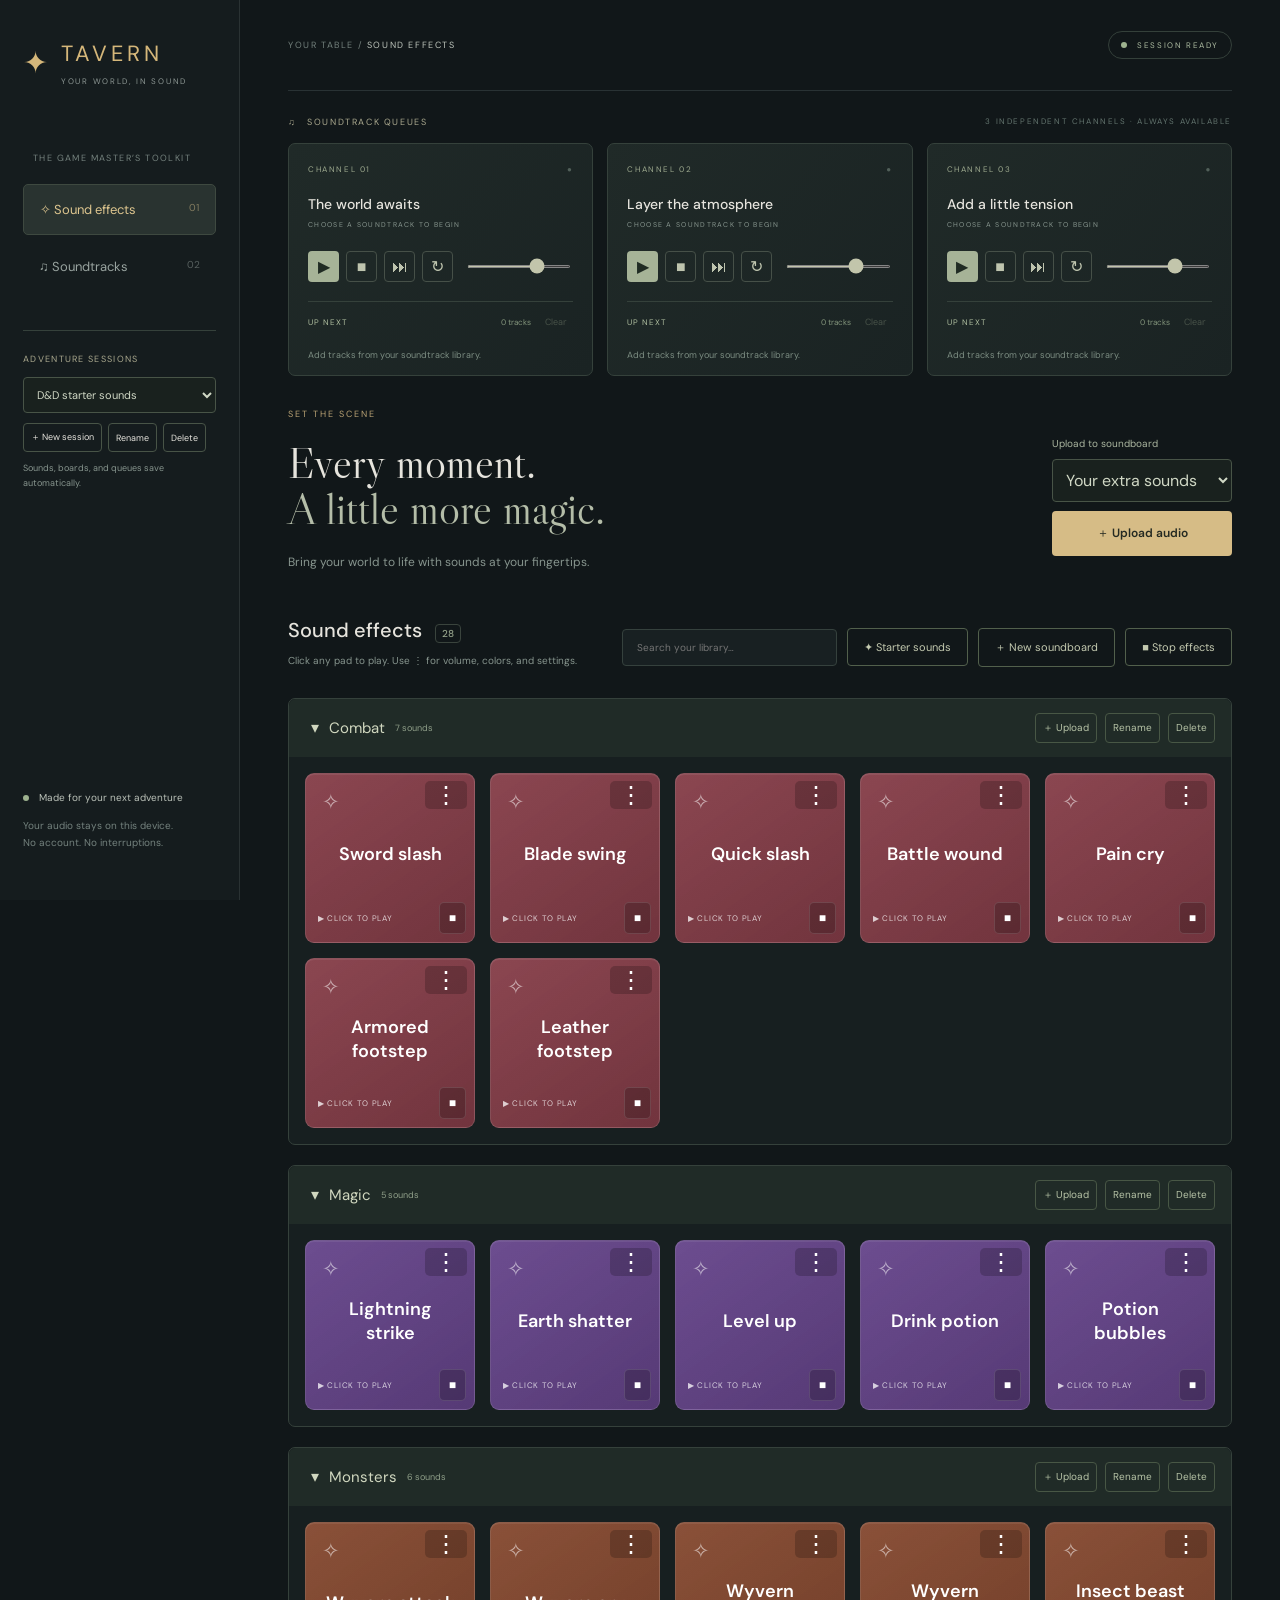
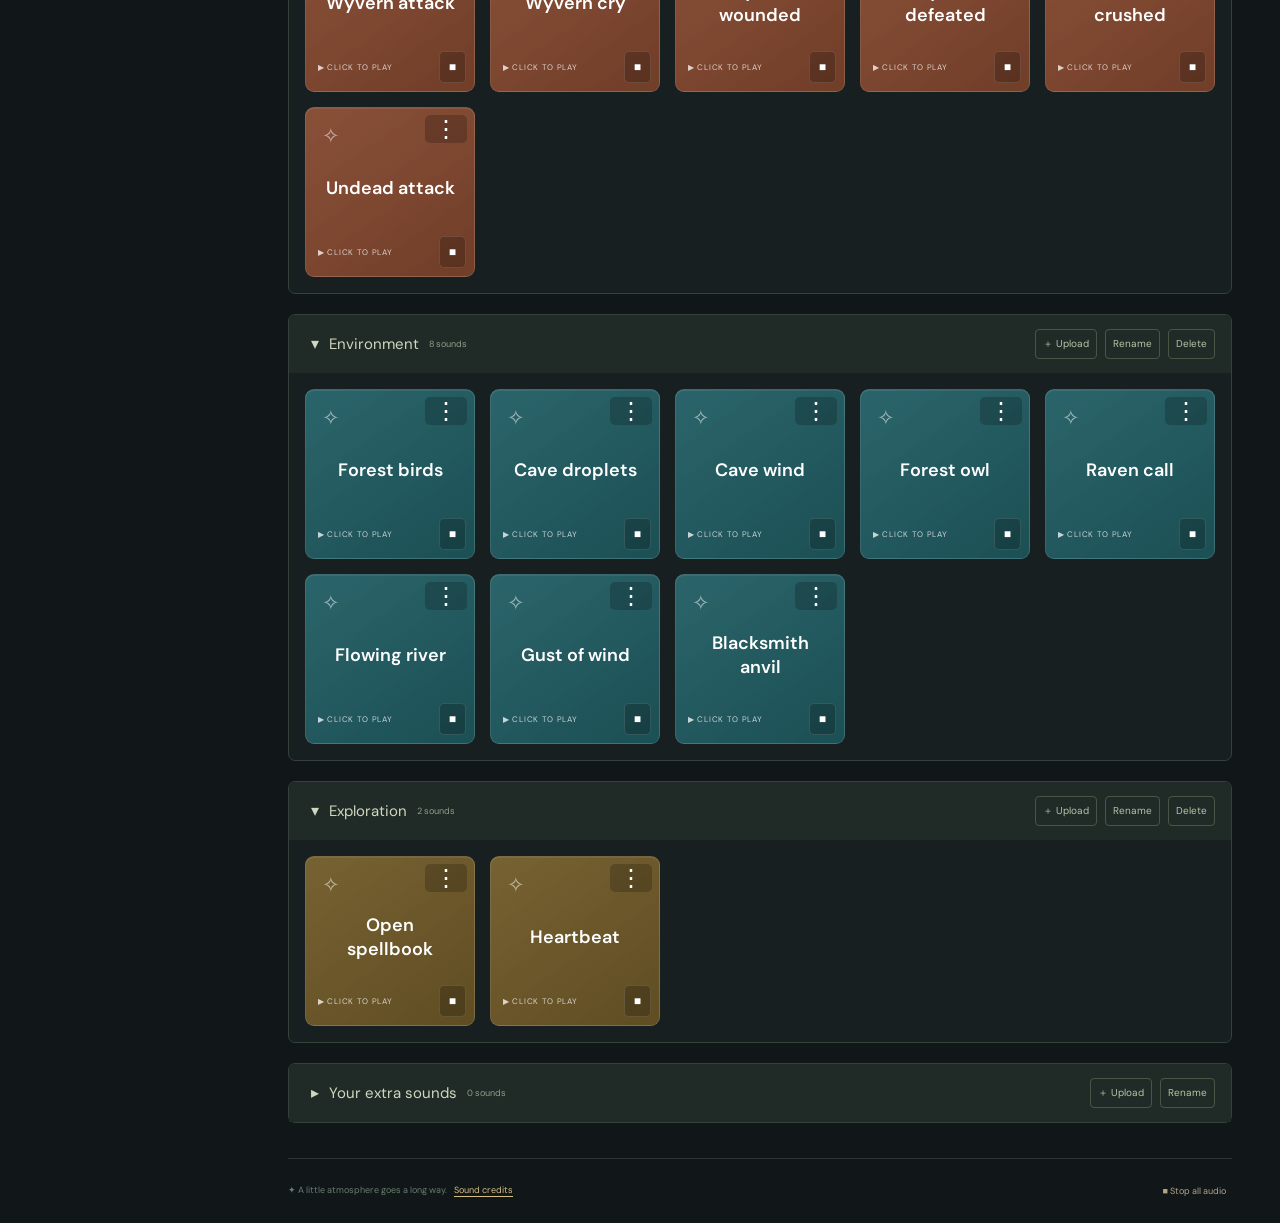
<file: index.html>
<!doctype html><html lang="en"><head><meta charset="UTF-8"><meta name="viewport" content="width=device-width,initial-scale=1"><meta name="theme-color" content="#12171a"><title>Tavern • Tabletop Soundboard</title>  <script type="module" crossorigin src="/assets/index-C-rgR2Rf.js"></script>
  <link rel="stylesheet" crossorigin href="/assets/index-IftdcKJK.css">
</head><body><div id="app"></div></body></html>
</file>
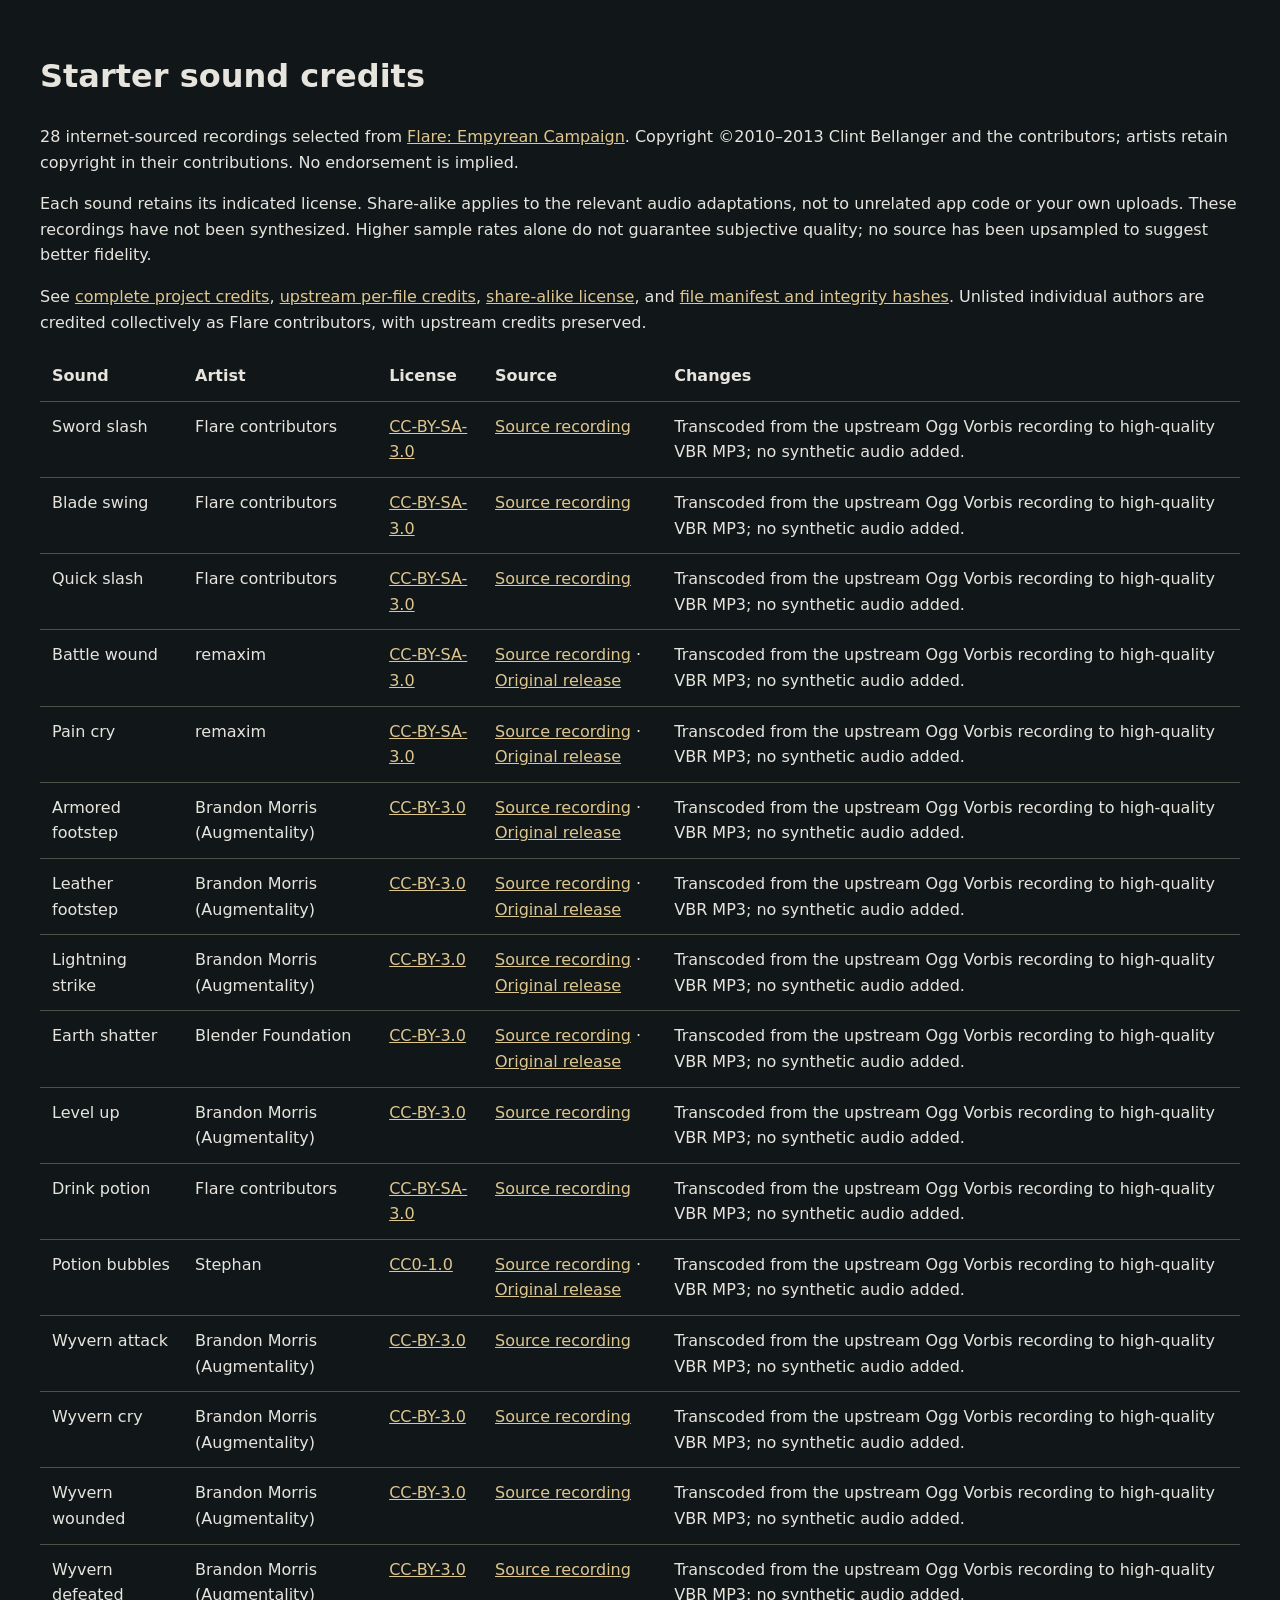
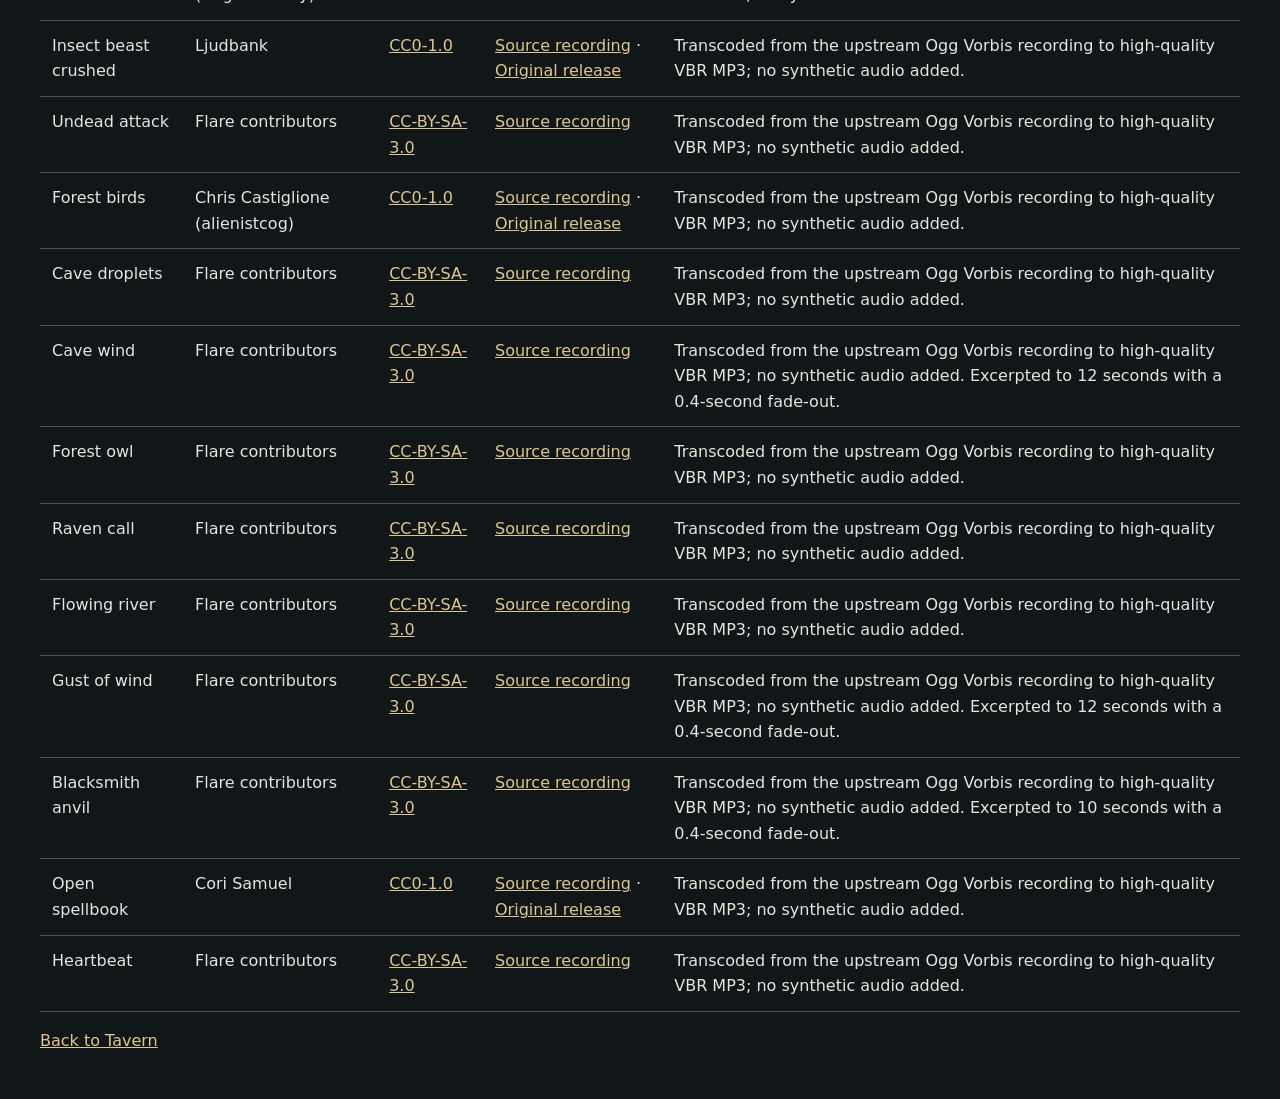
<file: audio-credits.html>
<!doctype html><html lang="en"><meta charset="utf-8"><meta name="viewport" content="width=device-width,initial-scale=1"><title>Tavern • Sound credits</title><style>body{font:16px/1.6 system-ui;background:#111719;color:#e6e4dd;max-width:1200px;margin:auto;padding:30px}a{color:#dec68f}table{border-collapse:collapse;width:100%}td,th{border-bottom:1px solid #485447;padding:12px;text-align:left;vertical-align:top}main{overflow:auto}</style><h1>Starter sound credits</h1><p>28 internet-sourced recordings selected from <a href="https://github.com/flareteam/flare-game">Flare: Empyrean Campaign</a>. Copyright ©2010–2013 Clint Bellanger and the contributors; artists retain copyright in their contributions. No endorsement is implied.</p><p>Each sound retains its indicated license. Share-alike applies to the relevant audio adaptations, not to unrelated app code or your own uploads. These recordings have not been synthesized. Higher sample rates alone do not guarantee subjective quality; no source has been upsampled to suggest better fidelity.</p><p>See <a href="licenses/FLARE-CREDITS.txt">complete project credits</a>, <a href="licenses/FLARE-PER-FILE-CREDITS.md">upstream per-file credits</a>, <a href="licenses/FLARE-CC-BY-SA-3.0.txt">share-alike license</a>, and <a href="starter-sounds.json">file manifest and integrity hashes</a>. Unlisted individual authors are credited collectively as Flare contributors, with upstream credits preserved.</p><main><table><thead><tr><th>Sound</th><th>Artist</th><th>License</th><th>Source</th><th>Changes</th></tr></thead><tbody><tr><td>Sword slash</td><td>Flare contributors</td><td><a href="https://creativecommons.org/licenses/by-sa/3.0/">CC-BY-SA-3.0</a></td><td><a href="https://github.com/flareteam/flare-game/blob/af6eee6d339ac98011864bfe89da837fe7769c28/mods/fantasycore/soundfx/melee_attack.ogg">Source recording</a></td><td>Transcoded from the upstream Ogg Vorbis recording to high-quality VBR MP3; no synthetic audio added.</td></tr><tr><td>Blade swing</td><td>Flare contributors</td><td><a href="https://creativecommons.org/licenses/by-sa/3.0/">CC-BY-SA-3.0</a></td><td><a href="https://github.com/flareteam/flare-game/blob/af6eee6d339ac98011864bfe89da837fe7769c28/mods/fantasycore/soundfx/melee_attack_2.ogg">Source recording</a></td><td>Transcoded from the upstream Ogg Vorbis recording to high-quality VBR MP3; no synthetic audio added.</td></tr><tr><td>Quick slash</td><td>Flare contributors</td><td><a href="https://creativecommons.org/licenses/by-sa/3.0/">CC-BY-SA-3.0</a></td><td><a href="https://github.com/flareteam/flare-game/blob/af6eee6d339ac98011864bfe89da837fe7769c28/mods/fantasycore/soundfx/melee_attack_3.ogg">Source recording</a></td><td>Transcoded from the upstream Ogg Vorbis recording to high-quality VBR MP3; no synthetic audio added.</td></tr><tr><td>Battle wound</td><td>remaxim</td><td><a href="https://creativecommons.org/licenses/by-sa/3.0/">CC-BY-SA-3.0</a></td><td><a href="https://github.com/flareteam/flare-game/blob/af6eee6d339ac98011864bfe89da837fe7769c28/mods/fantasycore/soundfx/male_hit.ogg">Source recording</a> · <a href="https://opengameart.org/content/7-male-pain-voices">Original release</a></td><td>Transcoded from the upstream Ogg Vorbis recording to high-quality VBR MP3; no synthetic audio added.</td></tr><tr><td>Pain cry</td><td>remaxim</td><td><a href="https://creativecommons.org/licenses/by-sa/3.0/">CC-BY-SA-3.0</a></td><td><a href="https://github.com/flareteam/flare-game/blob/af6eee6d339ac98011864bfe89da837fe7769c28/mods/fantasycore/soundfx/female_hit.ogg">Source recording</a> · <a href="https://opengameart.org/content/7-male-pain-voices">Original release</a></td><td>Transcoded from the upstream Ogg Vorbis recording to high-quality VBR MP3; no synthetic audio added.</td></tr><tr><td>Armored footstep</td><td>Brandon Morris (Augmentality)</td><td><a href="https://creativecommons.org/licenses/by/3.0/">CC-BY-3.0</a></td><td><a href="https://github.com/flareteam/flare-game/blob/af6eee6d339ac98011864bfe89da837fe7769c28/mods/fantasycore/soundfx/steps/step_metal1.ogg">Source recording</a> · <a href="https://opengameart.org/content/footsteps-leather-cloth-armor">Original release</a></td><td>Transcoded from the upstream Ogg Vorbis recording to high-quality VBR MP3; no synthetic audio added.</td></tr><tr><td>Leather footstep</td><td>Brandon Morris (Augmentality)</td><td><a href="https://creativecommons.org/licenses/by/3.0/">CC-BY-3.0</a></td><td><a href="https://github.com/flareteam/flare-game/blob/af6eee6d339ac98011864bfe89da837fe7769c28/mods/fantasycore/soundfx/steps/step_leather1.ogg">Source recording</a> · <a href="https://opengameart.org/content/footsteps-leather-cloth-armor">Original release</a></td><td>Transcoded from the upstream Ogg Vorbis recording to high-quality VBR MP3; no synthetic audio added.</td></tr><tr><td>Lightning strike</td><td>Brandon Morris (Augmentality)</td><td><a href="https://creativecommons.org/licenses/by/3.0/">CC-BY-3.0</a></td><td><a href="https://github.com/flareteam/flare-game/blob/af6eee6d339ac98011864bfe89da837fe7769c28/mods/fantasycore/soundfx/powers/shock.ogg">Source recording</a> · <a href="https://opengameart.org/content/spell-sounds">Original release</a></td><td>Transcoded from the upstream Ogg Vorbis recording to high-quality VBR MP3; no synthetic audio added.</td></tr><tr><td>Earth shatter</td><td>Blender Foundation</td><td><a href="https://creativecommons.org/licenses/by/3.0/">CC-BY-3.0</a></td><td><a href="https://github.com/flareteam/flare-game/blob/af6eee6d339ac98011864bfe89da837fe7769c28/mods/fantasycore/soundfx/powers/thunder.ogg">Source recording</a> · <a href="https://opengameart.org/content/rockbreaking">Original release</a></td><td>Transcoded from the upstream Ogg Vorbis recording to high-quality VBR MP3; no synthetic audio added.</td></tr><tr><td>Level up</td><td>Brandon Morris (Augmentality)</td><td><a href="https://creativecommons.org/licenses/by/3.0/">CC-BY-3.0</a></td><td><a href="https://github.com/flareteam/flare-game/blob/af6eee6d339ac98011864bfe89da837fe7769c28/mods/fantasycore/soundfx/level_up.ogg">Source recording</a></td><td>Transcoded from the upstream Ogg Vorbis recording to high-quality VBR MP3; no synthetic audio added.</td></tr><tr><td>Drink potion</td><td>Flare contributors</td><td><a href="https://creativecommons.org/licenses/by-sa/3.0/">CC-BY-SA-3.0</a></td><td><a href="https://github.com/flareteam/flare-game/blob/af6eee6d339ac98011864bfe89da837fe7769c28/mods/fantasycore/soundfx/powers/potion.ogg">Source recording</a></td><td>Transcoded from the upstream Ogg Vorbis recording to high-quality VBR MP3; no synthetic audio added.</td></tr><tr><td>Potion bubbles</td><td>Stephan</td><td><a href="https://creativecommons.org/publicdomain/zero/1.0/">CC0-1.0</a></td><td><a href="https://github.com/flareteam/flare-game/blob/af6eee6d339ac98011864bfe89da837fe7769c28/mods/fantasycore/soundfx/inventory/inventory_potion.ogg">Source recording</a> · <a href="https://www.pdsounds.org/sounds/water_bubbles_chortling">Original release</a></td><td>Transcoded from the upstream Ogg Vorbis recording to high-quality VBR MP3; no synthetic audio added.</td></tr><tr><td>Wyvern attack</td><td>Brandon Morris (Augmentality)</td><td><a href="https://creativecommons.org/licenses/by/3.0/">CC-BY-3.0</a></td><td><a href="https://github.com/flareteam/flare-game/blob/af6eee6d339ac98011864bfe89da837fe7769c28/mods/fantasycore/soundfx/enemies/wyvern_phys.ogg">Source recording</a></td><td>Transcoded from the upstream Ogg Vorbis recording to high-quality VBR MP3; no synthetic audio added.</td></tr><tr><td>Wyvern cry</td><td>Brandon Morris (Augmentality)</td><td><a href="https://creativecommons.org/licenses/by/3.0/">CC-BY-3.0</a></td><td><a href="https://github.com/flareteam/flare-game/blob/af6eee6d339ac98011864bfe89da837fe7769c28/mods/fantasycore/soundfx/enemies/wyvern_ment.ogg">Source recording</a></td><td>Transcoded from the upstream Ogg Vorbis recording to high-quality VBR MP3; no synthetic audio added.</td></tr><tr><td>Wyvern wounded</td><td>Brandon Morris (Augmentality)</td><td><a href="https://creativecommons.org/licenses/by/3.0/">CC-BY-3.0</a></td><td><a href="https://github.com/flareteam/flare-game/blob/af6eee6d339ac98011864bfe89da837fe7769c28/mods/fantasycore/soundfx/enemies/wyvern_hit.ogg">Source recording</a></td><td>Transcoded from the upstream Ogg Vorbis recording to high-quality VBR MP3; no synthetic audio added.</td></tr><tr><td>Wyvern defeated</td><td>Brandon Morris (Augmentality)</td><td><a href="https://creativecommons.org/licenses/by/3.0/">CC-BY-3.0</a></td><td><a href="https://github.com/flareteam/flare-game/blob/af6eee6d339ac98011864bfe89da837fe7769c28/mods/fantasycore/soundfx/enemies/wyvern_die.ogg">Source recording</a></td><td>Transcoded from the upstream Ogg Vorbis recording to high-quality VBR MP3; no synthetic audio added.</td></tr><tr><td>Insect beast crushed</td><td>Ljudbank</td><td><a href="https://creativecommons.org/publicdomain/zero/1.0/">CC0-1.0</a></td><td><a href="https://github.com/flareteam/flare-game/blob/af6eee6d339ac98011864bfe89da837fe7769c28/mods/fantasycore/soundfx/enemies/antlion_critdie.ogg">Source recording</a> · <a href="https://opengameart.org/content/8-wet-squish-slurp-impacts">Original release</a></td><td>Transcoded from the upstream Ogg Vorbis recording to high-quality VBR MP3; no synthetic audio added.</td></tr><tr><td>Undead attack</td><td>Flare contributors</td><td><a href="https://creativecommons.org/licenses/by-sa/3.0/">CC-BY-SA-3.0</a></td><td><a href="https://github.com/flareteam/flare-game/blob/af6eee6d339ac98011864bfe89da837fe7769c28/mods/fantasycore/soundfx/enemies/grave_attack.ogg">Source recording</a></td><td>Transcoded from the upstream Ogg Vorbis recording to high-quality VBR MP3; no synthetic audio added.</td></tr><tr><td>Forest birds</td><td>Chris Castiglione (alienistcog)</td><td><a href="https://creativecommons.org/publicdomain/zero/1.0/">CC0-1.0</a></td><td><a href="https://github.com/flareteam/flare-game/blob/af6eee6d339ac98011864bfe89da837fe7769c28/mods/fantasycore/soundfx/environment/bird_twitter_loop.ogg">Source recording</a> · <a href="https://freesound.org/people/alienistcog/sounds/125781/">Original release</a></td><td>Transcoded from the upstream Ogg Vorbis recording to high-quality VBR MP3; no synthetic audio added.</td></tr><tr><td>Cave droplets</td><td>Flare contributors</td><td><a href="https://creativecommons.org/licenses/by-sa/3.0/">CC-BY-SA-3.0</a></td><td><a href="https://github.com/flareteam/flare-game/blob/af6eee6d339ac98011864bfe89da837fe7769c28/mods/fantasycore/soundfx/environment/cave_droplets_loop.ogg">Source recording</a></td><td>Transcoded from the upstream Ogg Vorbis recording to high-quality VBR MP3; no synthetic audio added.</td></tr><tr><td>Cave wind</td><td>Flare contributors</td><td><a href="https://creativecommons.org/licenses/by-sa/3.0/">CC-BY-SA-3.0</a></td><td><a href="https://github.com/flareteam/flare-game/blob/af6eee6d339ac98011864bfe89da837fe7769c28/mods/fantasycore/soundfx/environment/cave_wind_loop.ogg">Source recording</a></td><td>Transcoded from the upstream Ogg Vorbis recording to high-quality VBR MP3; no synthetic audio added. Excerpted to 12 seconds with a 0.4-second fade-out.</td></tr><tr><td>Forest owl</td><td>Flare contributors</td><td><a href="https://creativecommons.org/licenses/by-sa/3.0/">CC-BY-SA-3.0</a></td><td><a href="https://github.com/flareteam/flare-game/blob/af6eee6d339ac98011864bfe89da837fe7769c28/mods/fantasycore/soundfx/environment/forest_owl_loop.ogg">Source recording</a></td><td>Transcoded from the upstream Ogg Vorbis recording to high-quality VBR MP3; no synthetic audio added.</td></tr><tr><td>Raven call</td><td>Flare contributors</td><td><a href="https://creativecommons.org/licenses/by-sa/3.0/">CC-BY-SA-3.0</a></td><td><a href="https://github.com/flareteam/flare-game/blob/af6eee6d339ac98011864bfe89da837fe7769c28/mods/fantasycore/soundfx/environment/raven_loop.ogg">Source recording</a></td><td>Transcoded from the upstream Ogg Vorbis recording to high-quality VBR MP3; no synthetic audio added.</td></tr><tr><td>Flowing river</td><td>Flare contributors</td><td><a href="https://creativecommons.org/licenses/by-sa/3.0/">CC-BY-SA-3.0</a></td><td><a href="https://github.com/flareteam/flare-game/blob/af6eee6d339ac98011864bfe89da837fe7769c28/mods/fantasycore/soundfx/environment/river_loop.ogg">Source recording</a></td><td>Transcoded from the upstream Ogg Vorbis recording to high-quality VBR MP3; no synthetic audio added.</td></tr><tr><td>Gust of wind</td><td>Flare contributors</td><td><a href="https://creativecommons.org/licenses/by-sa/3.0/">CC-BY-SA-3.0</a></td><td><a href="https://github.com/flareteam/flare-game/blob/af6eee6d339ac98011864bfe89da837fe7769c28/mods/fantasycore/soundfx/environment/wind_loop.ogg">Source recording</a></td><td>Transcoded from the upstream Ogg Vorbis recording to high-quality VBR MP3; no synthetic audio added. Excerpted to 12 seconds with a 0.4-second fade-out.</td></tr><tr><td>Blacksmith anvil</td><td>Flare contributors</td><td><a href="https://creativecommons.org/licenses/by-sa/3.0/">CC-BY-SA-3.0</a></td><td><a href="https://github.com/flareteam/flare-game/blob/af6eee6d339ac98011864bfe89da837fe7769c28/mods/fantasycore/soundfx/environment/anvil_loop.ogg">Source recording</a></td><td>Transcoded from the upstream Ogg Vorbis recording to high-quality VBR MP3; no synthetic audio added. Excerpted to 10 seconds with a 0.4-second fade-out.</td></tr><tr><td>Open spellbook</td><td>Cori Samuel</td><td><a href="https://creativecommons.org/publicdomain/zero/1.0/">CC0-1.0</a></td><td><a href="https://github.com/flareteam/flare-game/blob/af6eee6d339ac98011864bfe89da837fe7769c28/mods/fantasycore/soundfx/inventory/inventory_book.ogg">Source recording</a> · <a href="https://www.pdsounds.org/sounds/old_book">Original release</a></td><td>Transcoded from the upstream Ogg Vorbis recording to high-quality VBR MP3; no synthetic audio added.</td></tr><tr><td>Heartbeat</td><td>Flare contributors</td><td><a href="https://creativecommons.org/licenses/by-sa/3.0/">CC-BY-SA-3.0</a></td><td><a href="https://github.com/flareteam/flare-game/blob/af6eee6d339ac98011864bfe89da837fe7769c28/mods/fantasycore/soundfx/heartbeat.ogg">Source recording</a></td><td>Transcoded from the upstream Ogg Vorbis recording to high-quality VBR MP3; no synthetic audio added.</td></tr></tbody></table></main><p><a href="./">Back to Tavern</a></p></html>
</file>
<file: assets/index-IftdcKJK.css>
@import"https://fonts.googleapis.com/css2?family=DM+Sans:wght@400;500;600;700&family=Libre+Caslon+Display&display=swap";:root{font-family:DM Sans,sans-serif;color:#e6e4dd;background:#111719;font-synthesis:none}*{box-sizing:border-box}body{margin:0}button,input,select{font:inherit}button{cursor:pointer}button:focus-visible,input:focus-visible,select:focus-visible{outline:2px solid #d4b779;outline-offset:4px}button{color:inherit;background:none;border:0}aside{width:240px;position:fixed;inset:0 auto 0 0;background:#151c1e;border-right:1px solid #2a3233;padding:39px 23px;display:flex;flex-direction:column}.brand{display:flex;gap:13px;align-items:center;color:#d5b77a;text-decoration:none;font-size:30px}.brand span{letter-spacing:4px;font-size:22px}.brand small{display:block;font-size:8px;letter-spacing:1.7px;color:#8c9693;margin-top:8px}.campaign{font-size:9px;letter-spacing:1.4px;color:#74817d;margin:66px 10px 20px}nav button{width:100%;padding:16px;text-align:left;border-radius:5px;color:#98a39f;font-size:13px;margin-bottom:7px}nav button span{float:right;font-size:10px;opacity:.5}.selected{background:#293330;color:#dec68f;border:1px solid #3e4940}.side-note{margin-top:auto;font-size:10px;color:#bbc2b9;line-height:1.9}.side-note p{color:#74827e;font-size:10px}.live-dot{display:inline-block;width:6px;height:6px;background:#9eb28f;border-radius:50%;margin-right:7px}main{margin-left:240px;padding:0 48px;max-width:1600px}header{display:flex;justify-content:space-between;align-items:center;height:91px;border-bottom:1px solid #293234;font-size:9px;letter-spacing:1.6px;color:#73807c}.breadcrumb span{color:#bec5bc}.session{border:1px solid #34403a;border-radius:20px;padding:8px 12px;color:#aebca2;font-size:8px}.heading{display:flex;justify-content:space-between;align-items:center;padding:44px 0 35px;gap:20px}.eyebrow{color:#b8a173;letter-spacing:2px;font-size:9px}h1{font-family:Libre Caslon Display,Georgia,serif;font-size:54px;font-weight:400;line-height:1.05;margin:20px 0}h1 em{color:#b4bda8;font-weight:400}p{color:#87958e;font-size:12px;line-height:1.7}.primary{background:#d6bc86;color:#252a22;border-radius:4px;padding:14px 20px;font-size:12px;font-weight:600;white-space:nowrap}.primary:hover{background:#e7d1a4}.section-label{display:flex;justify-content:space-between;font-size:9px;letter-spacing:1.6px;color:#aaa88e;margin-bottom:15px}.section-label span+span{color:#63746e;font-size:8px}#channels{display:grid;grid-template-columns:repeat(3,minmax(0,1fr));gap:14px}.channel{background:linear-gradient(130deg,#202a28,#1a2323);border:1px solid #35413b;border-radius:7px;padding:20px 19px 14px;min-width:0}.channel-top{display:flex;justify-content:space-between;color:#9da98e;font-size:8px;letter-spacing:1.6px}.channel-top span+span{color:#52605a}.channel-top .playing{color:#c9c88b!important}h3{font-size:14px;font-weight:500;margin:21px 0 6px;overflow:hidden;text-overflow:ellipsis;white-space:nowrap}.channel p{font-size:7px;letter-spacing:1.3px;margin:0 0 20px}.transport{display:flex;gap:7px;align-items:center}.transport button{height:31px;width:31px;border:1px solid #465048;border-radius:4px;color:#bec4ae;flex-shrink:0}.transport button:first-child{background:#a6b397;color:#202b23;border:0}.transport button.enabled{background:#736745;color:#fff}.transport input{width:100%;min-width:20px;accent-color:#c2c5ab;height:3px;margin-left:7px}.queue{border-top:1px solid #35413b;margin-top:19px;padding-top:13px}summary{font-size:7px;letter-spacing:1px;cursor:pointer;color:#95a58f}summary span{float:right;letter-spacing:0;color:#75867c}.queue small{font-size:9px;color:#7c8d82;display:block;padding:12px 0 0}.queue-item{display:flex;align-items:center;font-size:10px;padding:8px 0;color:#b1bda7;gap:6px}.queue-item span{overflow:hidden;text-overflow:ellipsis;white-space:nowrap;flex:1}.library{margin-top:37px}.library-top{display:flex;justify-content:space-between;align-items:center;gap:15px}h2{font-size:20px;font-weight:500;margin:0}h2 span{font-size:10px;border:1px solid #3a443d;border-radius:4px;padding:2px 6px;margin-left:8px;color:#98a68d}.library-top p{font-size:10px;margin:9px 0}.library-top input{background:#182022;border:1px solid #35413d;border-radius:4px;padding:11px 14px;color:#dfe5da;width:215px;font-size:10px}#notice{font-size:12px;color:#d9be86;line-height:1.6;margin:12px 0}#notice:empty{margin:0}.empty{border:1px dashed #36423d;border-radius:7px;text-align:center;padding:33px 20px;margin-top:17px;background:radial-gradient(ellipse at center,#1c2825,transparent)}.empty>div{color:#c4b47d;font-size:32px}.empty h3{font-family:Georgia,serif;font-size:21px;margin-top:13px}.empty p{font-size:11px}.secondary{border:1px solid #52604c;color:#c3c9af;padding:11px 16px;border-radius:4px;font-size:11px;margin-top:8px}.cards{display:grid;grid-template-columns:repeat(3,minmax(0,1fr));gap:14px;margin-top:20px}.sound-card{background:#1c2525;border:1px solid #35413b;border-radius:6px;padding:18px;position:relative}.sound-icon{font-size:28px;color:#d0b87f}.file-type{position:absolute;right:17px;top:20px;font-size:8px;text-transform:uppercase;color:#8d9a8b;border:1px solid #475146;border-radius:3px;padding:4px}.sound-card h3{margin:15px 0 6px}.sound-card p{font-size:7px;letter-spacing:1.5px}.trigger{width:100%;background:#303e33;border:1px solid #4d604a;border-radius:4px;font-size:11px;padding:11px;color:#cbd5bb}.trigger:hover{background:#43563c}.card-bottom{display:flex;justify-content:space-between;margin-top:15px}.card-bottom button{font-size:9px;color:#94a28e}.assign{display:flex;flex-wrap:wrap;gap:8px}.assign select{width:100%;background:#19211e;border:1px solid #485447;color:#c3cbb8;padding:7px;border-radius:4px;font-size:10px}.assign button{border:1px solid #4c5b45;padding:7px;border-radius:4px;font-size:10px;flex:1}footer{display:flex;justify-content:space-between;padding:25px 0;border-top:1px solid #2c3731;margin-top:35px;font-size:9px;color:#697c70}footer button{font-size:9px;color:#b4a489}@media(min-width:1400px){main{padding:0 70px}.heading{padding:55px 0}h1{font-size:66px}}@media(max-width:1050px){aside{width:190px;padding:30px 15px}main{margin-left:190px;padding:0 25px}.transport{gap:4px}.channel{padding:16px 12px}h1{font-size:46px}}@media(max-width:760px){aside{position:static;width:auto;padding:18px 20px;display:block}.brand{font-size:22px}.brand small,.campaign,.side-note{display:none}nav{display:flex;gap:12px;margin-top:18px}nav button{margin:0;padding:12px}main{margin:0;padding:0 20px}header{height:60px}.heading{align-items:flex-start;flex-direction:column;padding:30px 0}h1{font-size:44px}.section-label span+span{display:none}#channels{grid-template-columns:1fr}.channel h3{margin-top:12px}.channel p{margin-bottom:12px}.transport input{max-width:none}.library-top{align-items:flex-start;flex-direction:column}.library-top input{width:100%}.cards{grid-template-columns:repeat(2,minmax(0,1fr))}footer{gap:20px;line-height:1.7}}@media(max-width:400px){.cards{grid-template-columns:1fr}}.item-volume{display:flex;align-items:center;gap:8px;margin-top:17px;color:#a2ae98;font-size:9px}.item-volume input{flex:1;width:30px;accent-color:#bac59c;height:3px}.item-volume output{width:30px;text-align:right;font-variant-numeric:tabular-nums}.session-manager{margin-top:32px;border-top:1px solid #35413b;padding-top:22px}.session-manager>label{display:block;color:#aaa88e;font-size:9px;letter-spacing:1.3px;margin-bottom:12px}.session-manager select,.session-copy select{width:100%;background:#19211e;border:1px solid #485447;color:#d0d8c5;border-radius:4px;padding:9px;font-size:11px}.session-manager>div{display:flex;flex-wrap:wrap;gap:6px;margin-top:10px}.session-manager button{border:1px solid #485447;padding:7px;font-size:9px;border-radius:4px}.session-manager button:disabled{opacity:.35;cursor:default}.session-manager p{font-size:9px}.session-copy{display:block;margin-top:15px;font-size:9px;color:#a2ae98}.session-copy select{margin-top:7px;font-size:10px}.card-bottom{gap:8px;flex-wrap:wrap}@media(max-width:760px){.session-manager{margin-top:18px;padding-top:16px}.session-manager>div{display:inline-flex}.session-manager p{display:none}}.top-mixer{margin-top:25px}.library{margin-top:8px}.heading{padding:32px 0 24px}h1{font-size:44px}.upload-tools{display:flex;flex-direction:column;gap:9px;min-width:180px}.upload-tools>label{font-size:10px;color:#aab59f}.upload-tools select{background:#19211e;color:#d0d8c5;border:1px solid #485447;border-radius:4px;padding:9px;max-width:230px}.library-actions{display:flex;align-items:center;gap:10px;flex-wrap:wrap}.library-actions .secondary{margin:0;white-space:nowrap}.soundboard{border:1px solid #35413b;border-radius:7px;margin-top:20px;overflow:hidden;background:#171f20}.board-header{display:flex;justify-content:space-between;align-items:center;gap:12px;padding:14px 16px;background:#202b27}.board-toggle{display:flex;gap:10px;align-items:center;text-align:left;min-width:0;flex:1;color:#d0d7bf}.board-toggle span{font-size:15px;overflow-wrap:anywhere}.board-toggle small{font-size:9px;color:#8f9f89;white-space:nowrap}.board-actions{display:flex;gap:8px;flex-wrap:wrap}.board-actions button{font-size:10px;color:#b7c4a7;border:1px solid #485745;border-radius:4px;padding:7px}.board-empty{padding:26px 18px;color:#889a8c;font-size:12px}.soundboard .cards{padding:15px;margin:0}.fx-list{display:flex;flex-direction:column}.fx-row{border:0;border-bottom:1px solid #35413b;border-radius:0;background:#192323;padding:16px 20px;display:grid;grid-template-columns:minmax(130px,1fr) minmax(280px,2fr) minmax(140px,1fr);gap:12px 20px;align-items:center}.fx-row:last-child{border-bottom:0}.fx-row.is-playing{background:#26362b}.sound-title{display:flex;gap:10px;align-items:center;min-width:0}.sound-title h3{margin:0;flex:1;min-width:0}.sound-title .sound-icon{font-size:24px}.sound-title .file-type{position:static;flex-shrink:0}.fx-controls{display:flex;align-items:center;gap:7px;min-width:0;flex-wrap:wrap}.fx-controls button{font-size:10px;border:1px solid #4d604a;border-radius:4px;padding:8px;white-space:nowrap}.fx-controls .trigger{width:auto;min-width:64px}.fx-controls [aria-pressed=true],.fx-controls .enabled{background:#52643f;color:#fff}.fx-seek{width:80px;min-width:35px;flex:1;accent-color:#bfc99f;height:4px}.fx-time{font-size:9px;color:#93a58c;font-variant-numeric:tabular-nums;white-space:nowrap}.fx-row .item-volume{margin:0}.sound-settings{margin-top:16px;border-top:1px solid #35413b;padding-top:10px}.sound-settings summary{font-size:9px}.fx-row .sound-settings{grid-column:1/-1;margin:0;padding-top:9px}.sound-settings-content{display:flex;gap:16px;flex-wrap:wrap;align-items:flex-end}.sound-settings-content>.session-copy{flex:1;min-width:145px}.sound-settings-content .card-bottom{width:100%;padding-bottom:5px}.queue-heading{display:flex;gap:8px;align-items:center;font-size:8px;color:#b0bfa0;letter-spacing:1px}.queue-heading span{margin-left:auto;font-size:8px;color:#82947b;letter-spacing:0}.queue-heading button{font-size:9px;letter-spacing:0;color:#afbc9d}.queue-list{padding:0;margin:8px 0 0;list-style:none;max-height:180px;overflow:auto}.queue-item{display:flex;padding:5px 0;gap:5px;border-bottom:1px solid #33402f}.queue-jump{flex:1;min-width:0;overflow:hidden;text-overflow:ellipsis;white-space:nowrap;text-align:left;padding:5px 0;font-size:10px;color:#c5d0b5}.queue-jump:hover{color:#e8cf93}.queue-actions{display:flex;gap:2px}.queue-actions button{padding:5px;font-size:11px}.queue button:disabled{opacity:.3;cursor:default}.queue>small{display:block;font-size:9px;color:#7c8d82;padding-top:12px}.transport{flex-wrap:wrap}.transport input{flex:1;min-width:40px}.channel .assign{margin-top:12px}#notice:not(:empty){padding:12px 15px;background:#302e21;border:1px solid #655b35;border-radius:4px}button:hover{filter:brightness(1.12)}[hidden]{display:none!important}@media(min-width:1400px){.heading{padding:32px 0 24px}h1{font-size:48px}}@media(max-width:1200px){.fx-row{grid-template-columns:minmax(120px,1fr) minmax(260px,2fr)}.fx-row .item-volume{grid-column:1/-1;max-width:320px}.library-top{align-items:flex-start;flex-direction:column}}@media(max-width:760px){.top-mixer{margin-top:20px}.heading{flex-direction:row;align-items:center}.heading h1{font-size:34px}.upload-tools{min-width:130px;max-width:45%}.upload-tools select{width:100%}.board-header{align-items:flex-start;flex-direction:column}.board-toggle{width:100%}.fx-row{display:flex;flex-direction:column;align-items:stretch;padding:16px}.fx-controls{width:100%}.fx-row .item-volume{max-width:none}.sound-settings-content{display:block}.library-actions,.library-actions input{width:100%}.library-actions .secondary{flex:1}.queue-list{max-height:140px}}@media(max-width:420px){.heading{flex-direction:column;align-items:stretch}.upload-tools,.upload-tools select{max-width:none}.fx-time{width:100%;text-align:right}.board-toggle{flex-wrap:wrap}}.fx-list{display:grid;grid-template-columns:repeat(auto-fill,minmax(170px,1fr));gap:15px;padding:16px}.soundboard{overflow:visible}.fx-pad{padding:0;border:0;background:transparent;border-radius:9px;aspect-ratio:1;position:relative;min-width:0}.pad-trigger{display:flex;position:absolute;inset:0;width:100%;height:100%;flex-direction:column;align-items:center;justify-content:center;gap:12px;padding:40px 18px 46px;border:1px solid #ffffff20;border-radius:9px;background:linear-gradient(145deg,#ffffff0c,#00000026),var(--pad-color);color:#fff;text-align:center;box-shadow:inset 0 1px #ffffff12;transition:filter .15s,box-shadow .15s,transform .1s}.pad-trigger:hover{filter:brightness(1.16);box-shadow:0 5px 20px #0004}.pad-trigger:active{transform:scale(.98)}.pad-label{font-size:18px;font-weight:600;line-height:1.3;overflow-wrap:anywhere;display:-webkit-box;-webkit-line-clamp:4;-webkit-box-orient:vertical;overflow:hidden}.pad-decoration{position:absolute;top:14px;left:16px;font-size:21px;opacity:.55}.pad-status{position:absolute;bottom:17px;left:12px;right:40px;font-size:8px;letter-spacing:.7px;text-align:left;line-height:1.4;opacity:.75}.fx-pad.is-playing .pad-trigger{box-shadow:inset 0 0 0 2px #e3edbf,0 0 20px #a4c19d20}.fx-pad.is-playing .pad-status{opacity:1;color:#f4ffd9}.pad-stop{position:absolute;bottom:9px;right:9px;padding:7px 9px;background:#0003;border:1px solid #ffffff20;border-radius:5px;color:#fff;z-index:1;font-size:12px}.pad-settings{position:absolute;top:8px;right:8px;z-index:2}.pad-settings[open]{z-index:30}.pad-settings>summary{list-style:none;font-size:24px;line-height:24px;padding:2px 9px;border-radius:5px;color:#fff;background:#0003;letter-spacing:0;-webkit-user-select:none;user-select:none}.pad-settings>summary::-webkit-details-marker{display:none}.pad-settings>summary:hover{background:#0006}.pad-settings-panel{position:absolute;right:0;top:38px;width:300px;max-width:calc(100vw - 32px);max-height:440px;overflow-y:auto;background:#1b2625;border:1px solid #61725b;box-shadow:0 16px 50px #0009;border-radius:8px;padding:17px;color:#dce3d1}.pad-settings-panel.align-left{right:auto;left:-8px}.pad-settings-heading{display:flex;align-items:center;gap:10px;margin-bottom:17px}.pad-settings-heading strong{font-size:13px;overflow-wrap:anywhere;flex:1}.pad-settings-heading button{font-size:21px;color:#b6c3ad}.pad-settings .item-volume{font-size:11px;gap:8px;margin:0 0 15px}.pad-palette{border:0;padding:0;margin:0 0 17px}.pad-palette legend{font-size:11px;color:#b8c6ae;margin-bottom:10px}.pad-palette>div{display:grid;grid-template-columns:repeat(5,1fr);gap:8px}.pad-palette button{background:var(--swatch);height:32px;border:1px solid #ffffff20;border-radius:5px;color:#fff}.pad-palette button[aria-pressed=true]{border:2px solid white}.pad-playback{display:flex;flex-wrap:wrap;gap:6px}.pad-playback button{padding:7px;border:1px solid #52654c;border-radius:4px;font-size:10px}.pad-playback button[aria-pressed=true]{background:#51683c}.pad-seek-label{display:block;font-size:10px;color:#b5c3ac;margin-top:15px}.pad-seek-label input{display:block;width:100%;margin:12px 0}.pad-settings .fx-time{display:block;text-align:right;font-size:10px}.pad-settings .sound-settings-content{display:block}.pad-settings .session-copy{font-size:10px}.pad-settings .card-bottom{justify-content:flex-start;gap:10px;line-height:1.7}.pad-settings .card-bottom button{font-size:10px}.pad-credit{font-size:9px;margin-bottom:0}footer a,.pad-credit a{color:#d5bd86;text-underline-offset:3px;margin-left:5px}.pad-credit a{margin-left:0}.board-header{border-radius:7px 7px 0 0}.soundboard:has(.pad-settings[open]){position:relative;z-index:5}@media(min-width:1500px){.fx-list{grid-template-columns:repeat(auto-fill,minmax(185px,1fr))}}@media(max-width:760px){.fx-list{grid-template-columns:repeat(2,minmax(0,1fr));gap:12px;padding:12px}.pad-label{font-size:16px}.pad-trigger{padding:35px 12px 40px}.pad-status{font-size:7px;left:9px;bottom:15px}.pad-settings-panel{width:275px}.pad-settings-panel.align-left{left:auto;right:calc(-.5*(100vw - 132px))}.pad-settings .sound-settings-content{display:block}.pad-decoration{top:12px;left:12px}.pad-stop{right:7px;bottom:7px}footer{flex-wrap:wrap}}.pad-settings-panel{position:fixed;right:auto}.pad-settings-panel.align-left{right:auto}.pad-settings-panel{left:max(12px,calc(50vw - 150px));top:max(12px,calc(50vh - 240px))}
</file>
